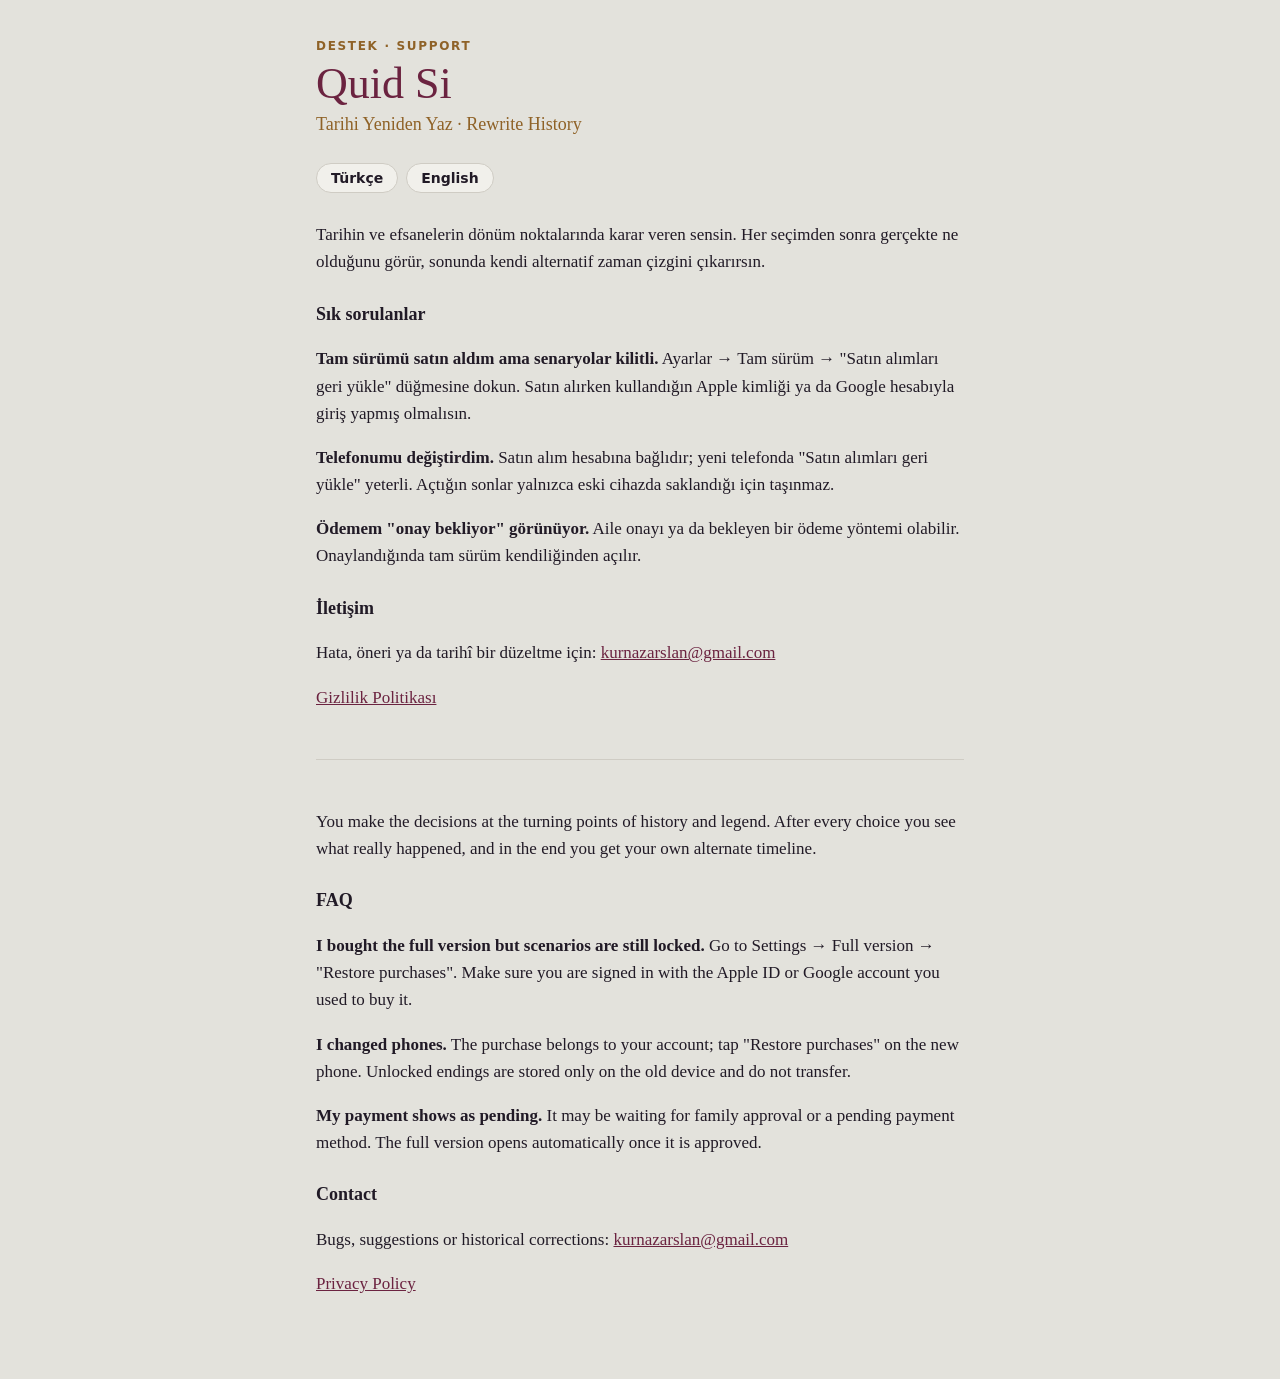
<file: quidsi/index.html>
<!doctype html>
<html lang="tr">
<head>
<meta charset="utf-8">
<meta name="viewport" content="width=device-width, initial-scale=1">
<title>Quid Si · Destek / Support</title>
<link rel="stylesheet" href="style.css">
</head>
<body>
<main>
<div class="eyebrow">Destek · Support</div>
<h1>Quid Si</h1>
<p class="sub">Tarihi Yeniden Yaz · Rewrite History</p>
<nav class="lang"><a href="#tr">Türkçe</a><a href="#en">English</a></nav>

<section id="tr" lang="tr">
<p>Tarihin ve efsanelerin dönüm noktalarında karar veren sensin. Her seçimden sonra gerçekte ne olduğunu görür, sonunda kendi alternatif zaman çizgini çıkarırsın.</p>

<h3>Sık sorulanlar</h3>
<p><b>Tam sürümü satın aldım ama senaryolar kilitli.</b> Ayarlar → Tam sürüm → "Satın alımları geri yükle" düğmesine dokun. Satın alırken kullandığın Apple kimliği ya da Google hesabıyla giriş yapmış olmalısın.</p>
<p><b>Telefonumu değiştirdim.</b> Satın alım hesabına bağlıdır; yeni telefonda "Satın alımları geri yükle" yeterli. Açtığın sonlar yalnızca eski cihazda saklandığı için taşınmaz.</p>
<p><b>Ödemem "onay bekliyor" görünüyor.</b> Aile onayı ya da bekleyen bir ödeme yöntemi olabilir. Onaylandığında tam sürüm kendiliğinden açılır.</p>

<h3>İletişim</h3>
<p>Hata, öneri ya da tarihî bir düzeltme için: <a href="mailto:kurnazarslan@gmail.com?subject=Quid%20Si">kurnazarslan@gmail.com</a></p>
<p><a href="privacy.html">Gizlilik Politikası</a></p>
</section>

<hr>

<section id="en" lang="en">
<p>You make the decisions at the turning points of history and legend. After every choice you see what really happened, and in the end you get your own alternate timeline.</p>

<h3>FAQ</h3>
<p><b>I bought the full version but scenarios are still locked.</b> Go to Settings → Full version → "Restore purchases". Make sure you are signed in with the Apple ID or Google account you used to buy it.</p>
<p><b>I changed phones.</b> The purchase belongs to your account; tap "Restore purchases" on the new phone. Unlocked endings are stored only on the old device and do not transfer.</p>
<p><b>My payment shows as pending.</b> It may be waiting for family approval or a pending payment method. The full version opens automatically once it is approved.</p>

<h3>Contact</h3>
<p>Bugs, suggestions or historical corrections: <a href="mailto:kurnazarslan@gmail.com?subject=Quid%20Si">kurnazarslan@gmail.com</a></p>
<p><a href="privacy.html">Privacy Policy</a></p>
</section>
</main>
</body>
</html>
</file>
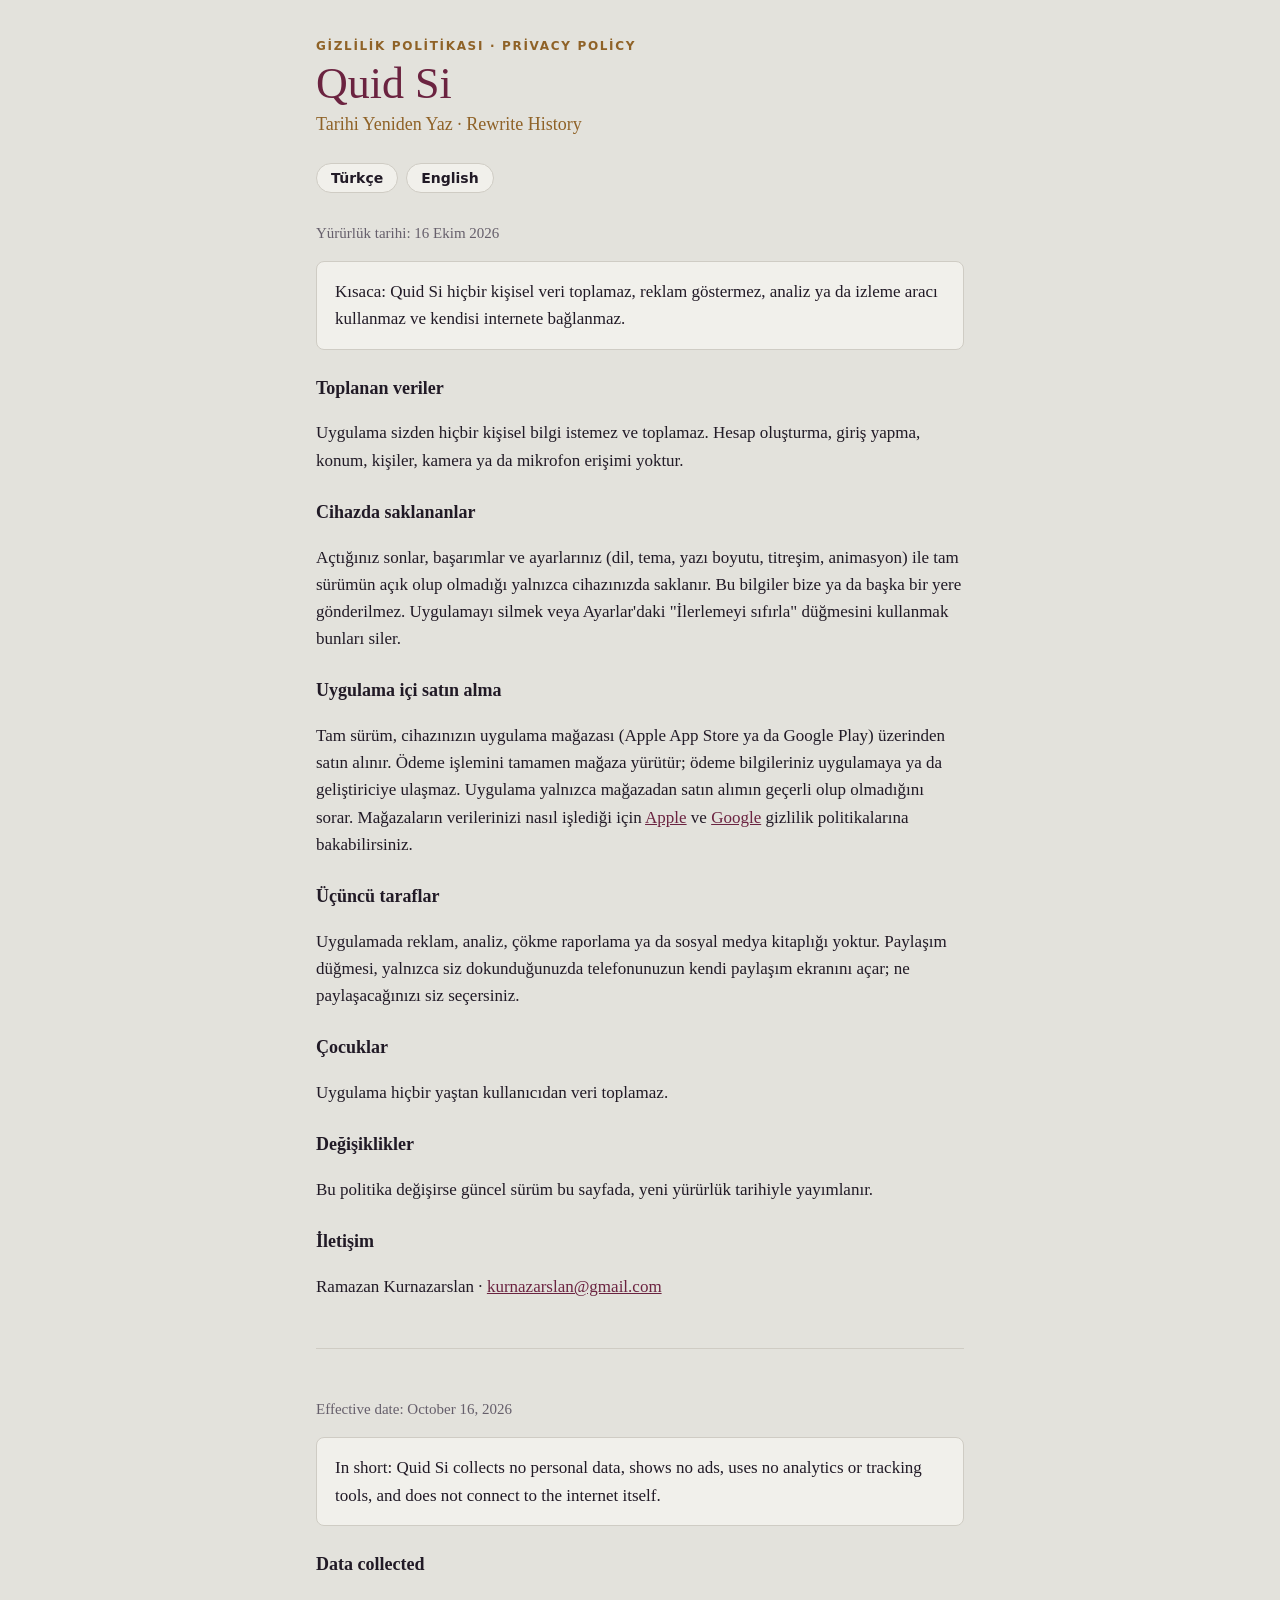
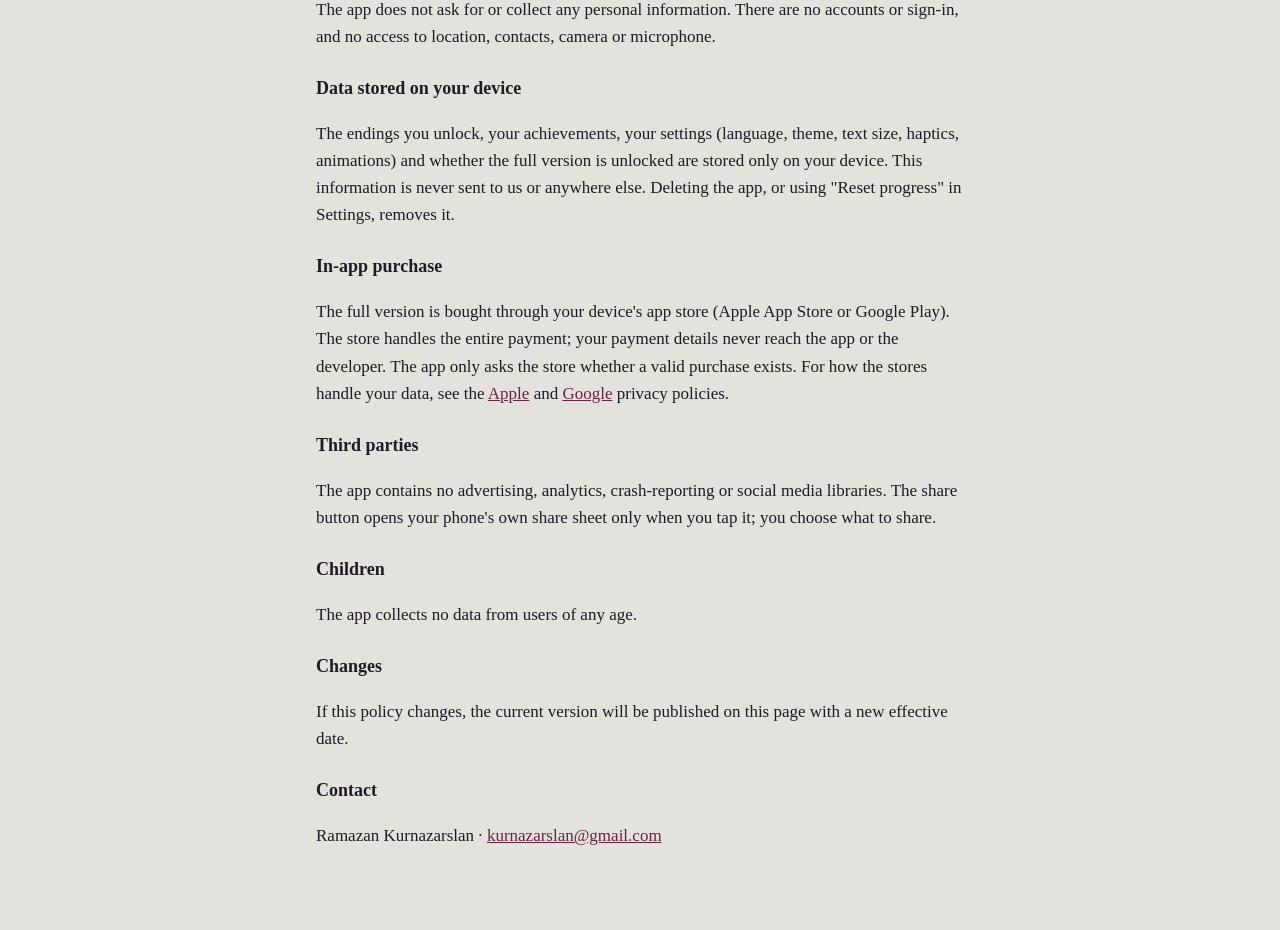
<file: quidsi/privacy.html>
<!doctype html>
<html lang="tr">
<head>
<meta charset="utf-8">
<meta name="viewport" content="width=device-width, initial-scale=1">
<title>Quid Si · Gizlilik Politikası / Privacy Policy</title>
<link rel="stylesheet" href="style.css">
</head>
<body>
<main>
<div class="eyebrow">Gizlilik Politikası · Privacy Policy</div>
<h1>Quid Si</h1>
<p class="sub">Tarihi Yeniden Yaz · Rewrite History</p>
<nav class="lang"><a href="#tr">Türkçe</a><a href="#en">English</a></nav>

<section id="tr" lang="tr">
<p class="muted">Yürürlük tarihi: 16 Ekim 2026</p>
<div class="card">Kısaca: Quid Si hiçbir kişisel veri toplamaz, reklam göstermez, analiz ya da izleme aracı kullanmaz ve kendisi internete bağlanmaz.</div>

<h3>Toplanan veriler</h3>
<p>Uygulama sizden hiçbir kişisel bilgi istemez ve toplamaz. Hesap oluşturma, giriş yapma, konum, kişiler, kamera ya da mikrofon erişimi yoktur.</p>

<h3>Cihazda saklananlar</h3>
<p>Açtığınız sonlar, başarımlar ve ayarlarınız (dil, tema, yazı boyutu, titreşim, animasyon) ile tam sürümün açık olup olmadığı yalnızca cihazınızda saklanır. Bu bilgiler bize ya da başka bir yere gönderilmez. Uygulamayı silmek veya Ayarlar'daki "İlerlemeyi sıfırla" düğmesini kullanmak bunları siler.</p>

<h3>Uygulama içi satın alma</h3>
<p>Tam sürüm, cihazınızın uygulama mağazası (Apple App Store ya da Google Play) üzerinden satın alınır. Ödeme işlemini tamamen mağaza yürütür; ödeme bilgileriniz uygulamaya ya da geliştiriciye ulaşmaz. Uygulama yalnızca mağazadan satın alımın geçerli olup olmadığını sorar. Mağazaların verilerinizi nasıl işlediği için <a href="https://www.apple.com/tr/legal/privacy/">Apple</a> ve <a href="https://policies.google.com/privacy?hl=tr">Google</a> gizlilik politikalarına bakabilirsiniz.</p>

<h3>Üçüncü taraflar</h3>
<p>Uygulamada reklam, analiz, çökme raporlama ya da sosyal medya kitaplığı yoktur. Paylaşım düğmesi, yalnızca siz dokunduğunuzda telefonunuzun kendi paylaşım ekranını açar; ne paylaşacağınızı siz seçersiniz.</p>

<h3>Çocuklar</h3>
<p>Uygulama hiçbir yaştan kullanıcıdan veri toplamaz.</p>

<h3>Değişiklikler</h3>
<p>Bu politika değişirse güncel sürüm bu sayfada, yeni yürürlük tarihiyle yayımlanır.</p>

<h3>İletişim</h3>
<p>Ramazan Kurnazarslan · <a href="mailto:kurnazarslan@gmail.com">kurnazarslan@gmail.com</a></p>
</section>

<hr>

<section id="en" lang="en">
<p class="muted">Effective date: October 16, 2026</p>
<div class="card">In short: Quid Si collects no personal data, shows no ads, uses no analytics or tracking tools, and does not connect to the internet itself.</div>

<h3>Data collected</h3>
<p>The app does not ask for or collect any personal information. There are no accounts or sign-in, and no access to location, contacts, camera or microphone.</p>

<h3>Data stored on your device</h3>
<p>The endings you unlock, your achievements, your settings (language, theme, text size, haptics, animations) and whether the full version is unlocked are stored only on your device. This information is never sent to us or anywhere else. Deleting the app, or using "Reset progress" in Settings, removes it.</p>

<h3>In-app purchase</h3>
<p>The full version is bought through your device's app store (Apple App Store or Google Play). The store handles the entire payment; your payment details never reach the app or the developer. The app only asks the store whether a valid purchase exists. For how the stores handle your data, see the <a href="https://www.apple.com/legal/privacy/">Apple</a> and <a href="https://policies.google.com/privacy">Google</a> privacy policies.</p>

<h3>Third parties</h3>
<p>The app contains no advertising, analytics, crash-reporting or social media libraries. The share button opens your phone's own share sheet only when you tap it; you choose what to share.</p>

<h3>Children</h3>
<p>The app collects no data from users of any age.</p>

<h3>Changes</h3>
<p>If this policy changes, the current version will be published on this page with a new effective date.</p>

<h3>Contact</h3>
<p>Ramazan Kurnazarslan · <a href="mailto:kurnazarslan@gmail.com">kurnazarslan@gmail.com</a></p>
</section>
</main>
</body>
</html>
</file>
<file: quidsi/style.css>
:root {
  --bg: #E3E2DC; --surface: #F1F0EB; --line: #CFCCC4; --fg: #211A26; --muted: #665F6B;
  --bronze: #8F6227; --wine: #6B2340;
}
@media (prefers-color-scheme: dark) {
  :root { --bg: #16111A; --surface: #211A26; --line: #3A3040; --fg: #ECE6DC; --muted: #A59CA8; --bronze: #D2A05A; --wine: #CF7598; }
}
* { box-sizing: border-box; }
body { margin: 0; background: var(--bg); color: var(--fg); font: 17px/1.6 Georgia, "Times New Roman", serif; }
main { max-width: 680px; margin: 0 auto; padding: 40px 16px 64px; }
.eyebrow { color: var(--bronze); font: 600 12px/1 system-ui, sans-serif; letter-spacing: .14em; text-transform: uppercase; }
h1 { color: var(--wine); font-weight: 400; font-size: 44px; line-height: 1.1; margin: 8px 0 2px; }
.sub { color: var(--bronze); font-size: 18px; margin: 0 0 24px; }
h2 { font-weight: 400; font-size: 26px; margin: 36px 0 8px; }
h3 { font-size: 18px; margin: 24px 0 4px; }
p, li { color: var(--fg); }
.muted { color: var(--muted); font-size: 15px; }
a { color: var(--wine); }
.lang { display: flex; gap: 8px; margin: 0 0 28px; font: 600 14px system-ui, sans-serif; }
.lang a { padding: 6px 14px; border: 1px solid var(--line); border-radius: 999px; background: var(--surface); text-decoration: none; color: var(--fg); }
.card { background: var(--surface); border: 1px solid var(--line); border-radius: 8px; padding: 16px 18px; margin: 16px 0; }
hr { border: 0; border-top: 1px solid var(--line); margin: 48px 0; }
</file>
